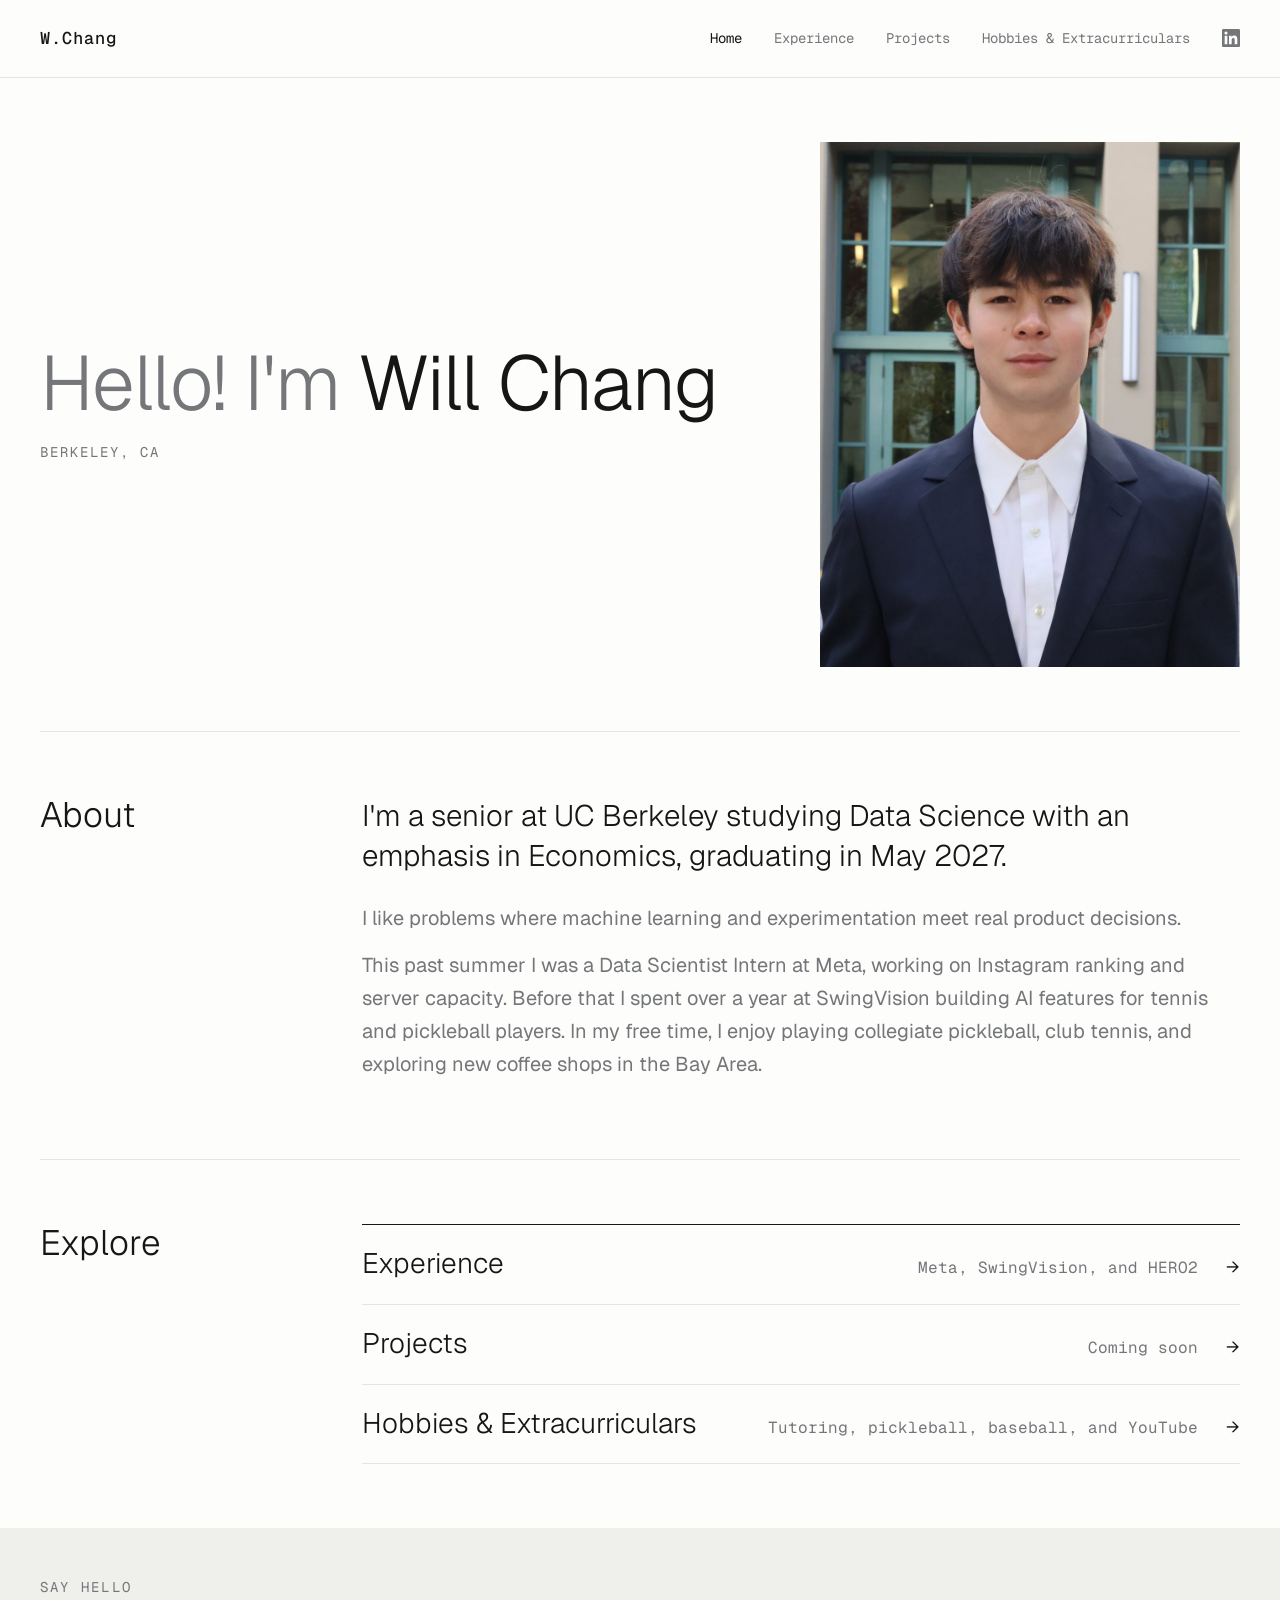
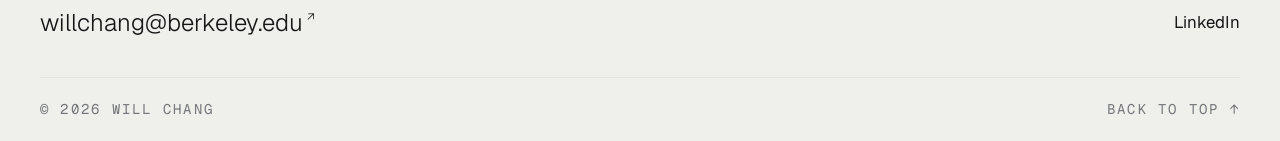
<file: index.html>
<!doctype html>
<html lang="en">
<head>
  <meta charset="utf-8">
  <meta name="viewport" content="width=device-width, initial-scale=1">
  <title>William Chang</title>
  <meta name="description" content="William Chang — Data Science at UC Berkeley.">
  <link rel="preconnect" href="https://fonts.googleapis.com">
  <link rel="preconnect" href="https://fonts.gstatic.com" crossorigin>
  <link href="https://fonts.googleapis.com/css2?family=Geist:wght@300;400;500&family=Geist+Mono:wght@400;500&family=Gaegu:wght@400;700&display=swap" rel="stylesheet">
  <link rel="stylesheet" href="assets/style.css">
</head>
<body>
  <header>
    <nav>
      <a class="brand" href="index.html">W.Chang</a>
      <ul class="links">
        <li><a href="index.html" aria-current="page">Home</a></li>
        <li><a href="experience.html">Experience</a></li>
        <li><a href="projects.html">Projects</a></li>
        <li><a href="hobbies.html">Hobbies & Extracurriculars</a></li>
        <li><a href="https://www.linkedin.com/in/william-chang-2434bb2b8/" aria-label="LinkedIn"><svg viewBox="0 0 24 24" aria-hidden="true"><path d="M20.45 20.45h-3.56v-5.57c0-1.33-.02-3.04-1.85-3.04-1.85 0-2.13 1.45-2.13 2.94v5.67H9.35V9h3.41v1.56h.05c.48-.9 1.64-1.85 3.37-1.85 3.6 0 4.27 2.37 4.27 5.46v6.28zM5.34 7.43a2.06 2.06 0 1 1 0-4.13 2.06 2.06 0 0 1 0 4.13zM7.12 20.45H3.56V9h3.56v11.45zM22.22 0H1.77C.79 0 0 .77 0 1.73v20.54C0 23.23.79 24 1.77 24h20.45c.98 0 1.78-.77 1.78-1.73V1.73C24 .77 23.2 0 22.22 0z"/></svg></a></li>
      </ul>
    </nav>
  </header>
  <main class="home-main">
    <section class="hero">
      <div class="hero-text">
        <h1 class="name"><span class="hello">Hello! I'm</span> Will Chang</h1>
        <p class="eyebrow">Berkeley, CA</p>
      </div>
      <div class="photo"><img src="assets/headshot.jpg" alt="William Chang" width="1000" height="1250"></div>
    </section>

    <section class="band" id="about">
      <h2 class="band-label">About</h2>
      <div class="band-body">
        <p class="lead">I'm a senior at UC Berkeley studying Data Science with an emphasis in Economics, graduating in May 2027.</p>
        <p>I like problems where machine learning and experimentation meet real product decisions.</p>
        <p>This past summer I was a Data Scientist Intern at Meta, working on Instagram ranking and server capacity. Before that I spent over a year at SwingVision building AI features for tennis and pickleball players. In my free time, I enjoy playing collegiate pickleball, club tennis, and exploring new coffee shops in the Bay Area.</p>
      </div>
    </section>

    <section class="band" id="explore">
      <h2 class="band-label">Explore</h2>
      <ul class="explore">
        <li><a href="experience.html"><span class="ex-name">Experience</span><span class="ex-desc">Meta, SwingVision, and HERO2</span><span class="ex-arrow" aria-hidden="true">→</span></a></li>
        <li><a href="projects.html"><span class="ex-name">Projects</span><span class="ex-desc">Coming soon</span><span class="ex-arrow" aria-hidden="true">→</span></a></li>
        <li><a href="hobbies.html"><span class="ex-name">Hobbies &amp; Extracurriculars</span><span class="ex-desc">Tutoring, pickleball, baseball, and YouTube</span><span class="ex-arrow" aria-hidden="true">→</span></a></li>
      </ul>
    </section>
  </main>

  <footer>
    <div class="foot-top">
      <a class="say-hello" href="mailto:willchang@berkeley.edu">
        <span class="sh-label">Say hello</span>
        <span class="sh-email">willchang@berkeley.edu<span class="sh-arrow" aria-hidden="true">↗</span></span>
      </a>
      <a class="foot-li" href="https://www.linkedin.com/in/william-chang-2434bb2b8/">LinkedIn</a>
    </div>
    <div class="foot-line">
      <span>© 2026 Will Chang</span>
      <a href="#" onclick="window.scrollTo({top:0,behavior:'smooth'});return false;">Back to top ↑</a>
    </div>
  </footer>
</body>
</html>
</file>
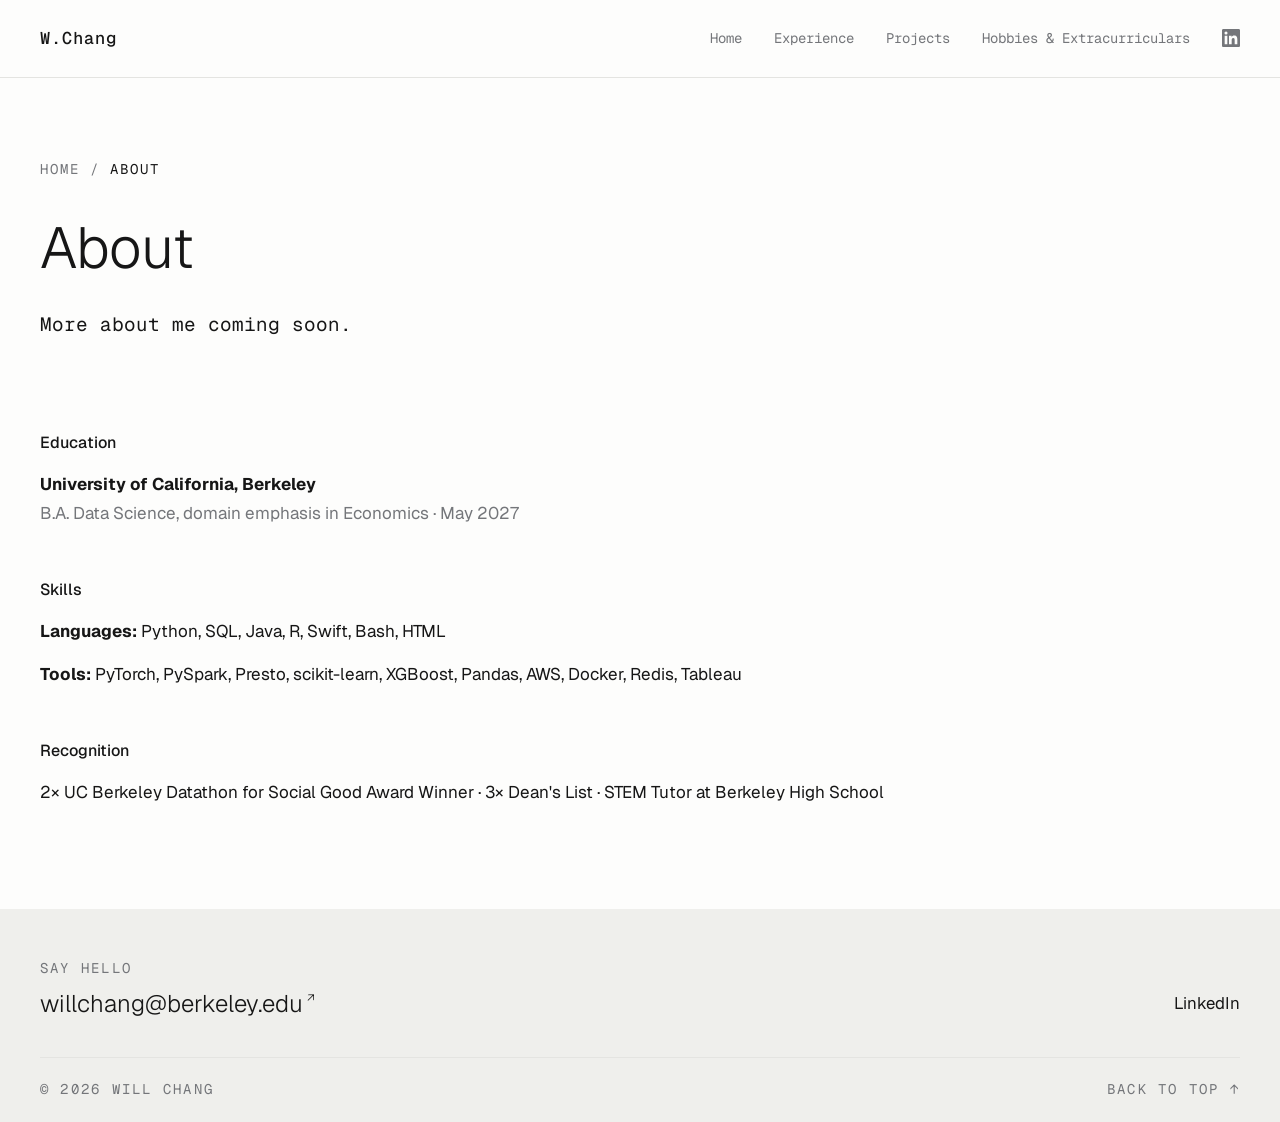
<file: about.html>
<!doctype html>
<html lang="en">
<head>
  <meta charset="utf-8">
  <meta name="viewport" content="width=device-width, initial-scale=1">
  <title>About — William Chang</title>
  <meta name="description" content="William Chang — Data Science at UC Berkeley.">
  <link rel="preconnect" href="https://fonts.googleapis.com">
  <link rel="preconnect" href="https://fonts.gstatic.com" crossorigin>
  <link href="https://fonts.googleapis.com/css2?family=Geist:wght@300;400;500&family=Geist+Mono:wght@400;500&family=Gaegu:wght@400;700&display=swap" rel="stylesheet">
  <link rel="stylesheet" href="assets/style.css">
</head>
<body>
  <header>
    <nav>
      <a class="brand" href="index.html">W.Chang</a>
      <ul class="links">
        <li><a href="index.html">Home</a></li>
        <li><a href="experience.html">Experience</a></li>
        <li><a href="projects.html">Projects</a></li>
        <li><a href="hobbies.html">Hobbies & Extracurriculars</a></li>
        <li><a href="https://www.linkedin.com/in/william-chang-2434bb2b8/" aria-label="LinkedIn"><svg viewBox="0 0 24 24" aria-hidden="true"><path d="M20.45 20.45h-3.56v-5.57c0-1.33-.02-3.04-1.85-3.04-1.85 0-2.13 1.45-2.13 2.94v5.67H9.35V9h3.41v1.56h.05c.48-.9 1.64-1.85 3.37-1.85 3.6 0 4.27 2.37 4.27 5.46v6.28zM5.34 7.43a2.06 2.06 0 1 1 0-4.13 2.06 2.06 0 0 1 0 4.13zM7.12 20.45H3.56V9h3.56v11.45zM22.22 0H1.77C.79 0 0 .77 0 1.73v20.54C0 23.23.79 24 1.77 24h20.45c.98 0 1.78-.77 1.78-1.73V1.73C24 .77 23.2 0 22.22 0z"/></svg></a></li>
      </ul>
    </nav>
  </header>
  <main class="wrap">
    <div class="page-head">
      <nav class="crumbs" aria-label="Breadcrumb"><a href="index.html">Home</a><span aria-hidden="true">/</span><span aria-current="page">About</span></nav>
      <h1>About</h1>
      <p class="tagline">More about me coming soon.</p>
    </div>
    <h2>Education</h2>
    <p><strong>University of California, Berkeley</strong><br>
    <span class="muted">B.A. Data Science, domain emphasis in Economics · May 2027</span></p>
    <h2>Skills</h2>
    <p><strong>Languages:</strong> Python, SQL, Java, R, Swift, Bash, HTML</p>
    <p><strong>Tools:</strong> PyTorch, PySpark, Presto, scikit-learn, XGBoost, Pandas, AWS, Docker, Redis, Tableau</p>
    <h2>Recognition</h2>
    <p>2× UC Berkeley Datathon for Social Good Award Winner · 3× Dean's List · STEM Tutor at Berkeley High School</p>
  </main>
  <footer>
    <div class="foot-top">
      <a class="say-hello" href="mailto:willchang@berkeley.edu">
        <span class="sh-label">Say hello</span>
        <span class="sh-email">willchang@berkeley.edu<span class="sh-arrow" aria-hidden="true">↗</span></span>
      </a>
      <a class="foot-li" href="https://www.linkedin.com/in/william-chang-2434bb2b8/">LinkedIn</a>
    </div>
    <div class="foot-line">
      <span>© 2026 Will Chang</span>
      <a href="#" onclick="window.scrollTo({top:0,behavior:'smooth'});return false;">Back to top ↑</a>
    </div>
  </footer>
</body>
</html>
</file>
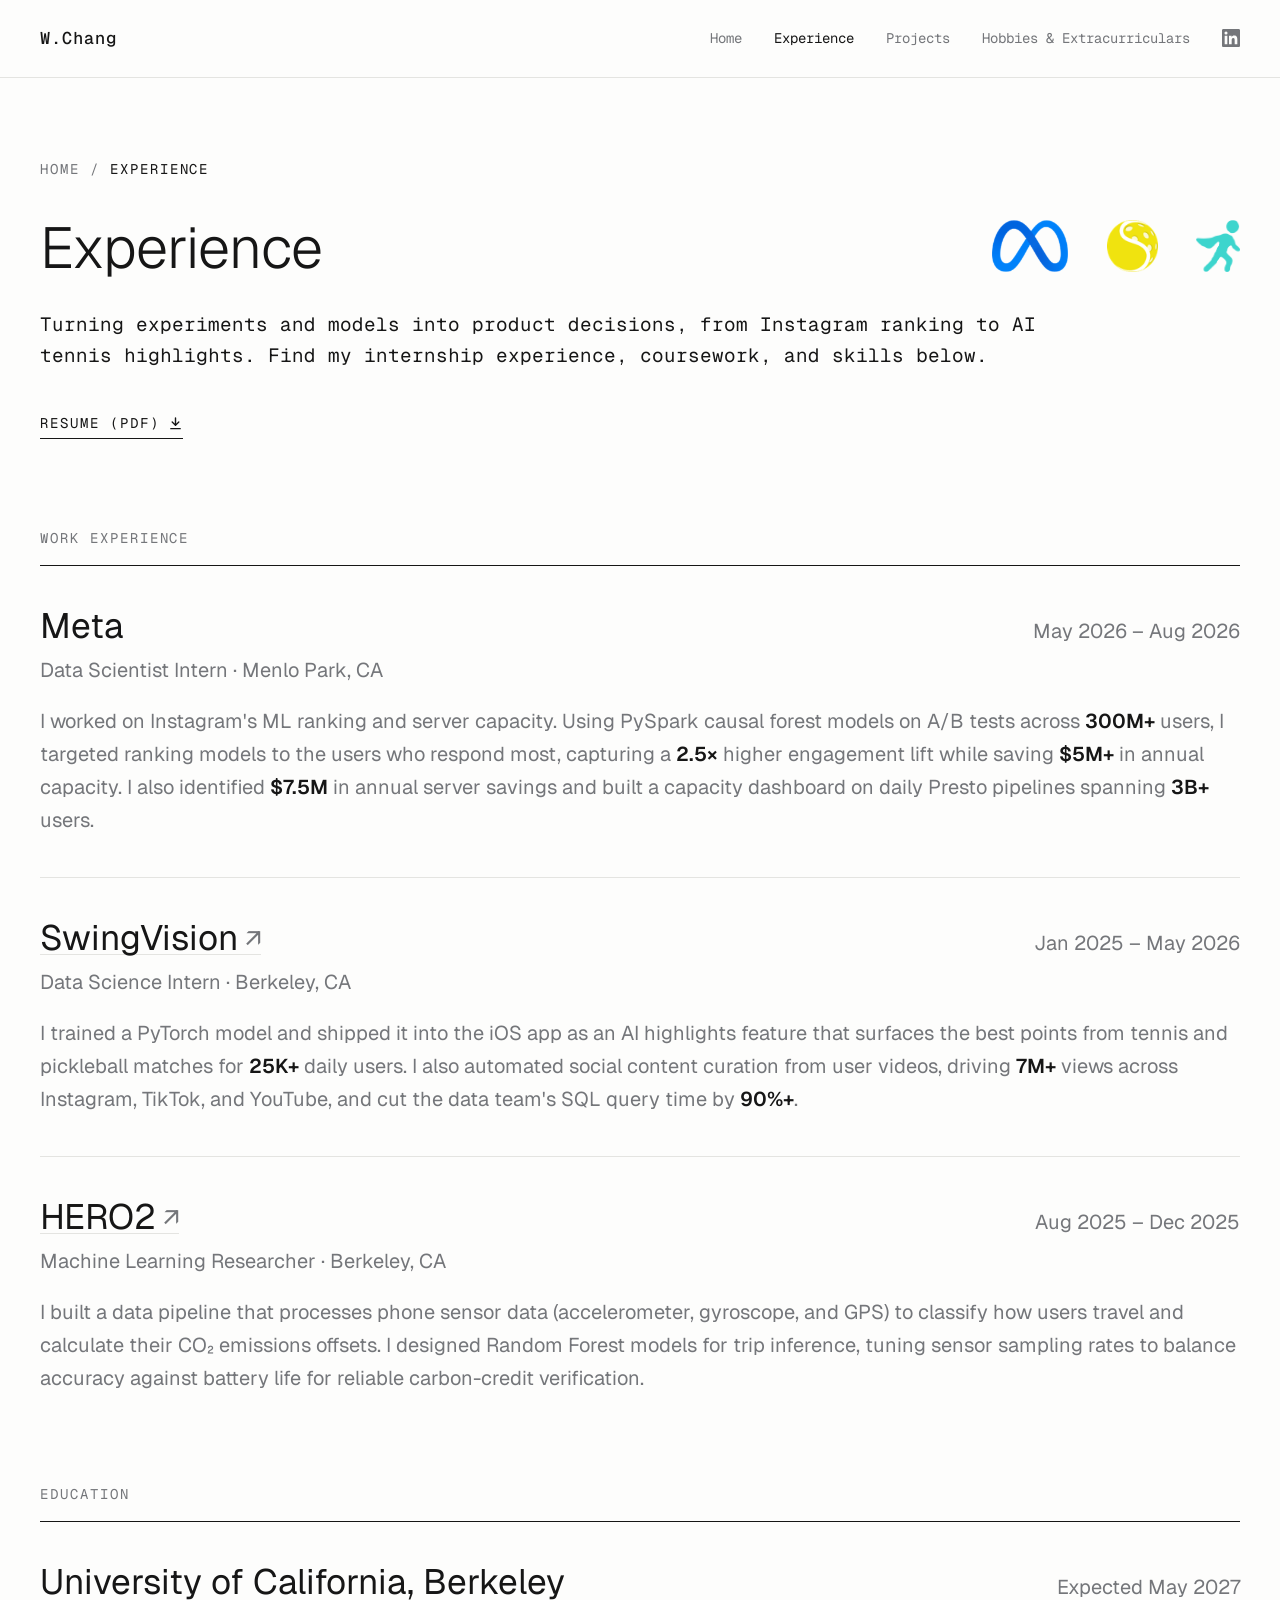
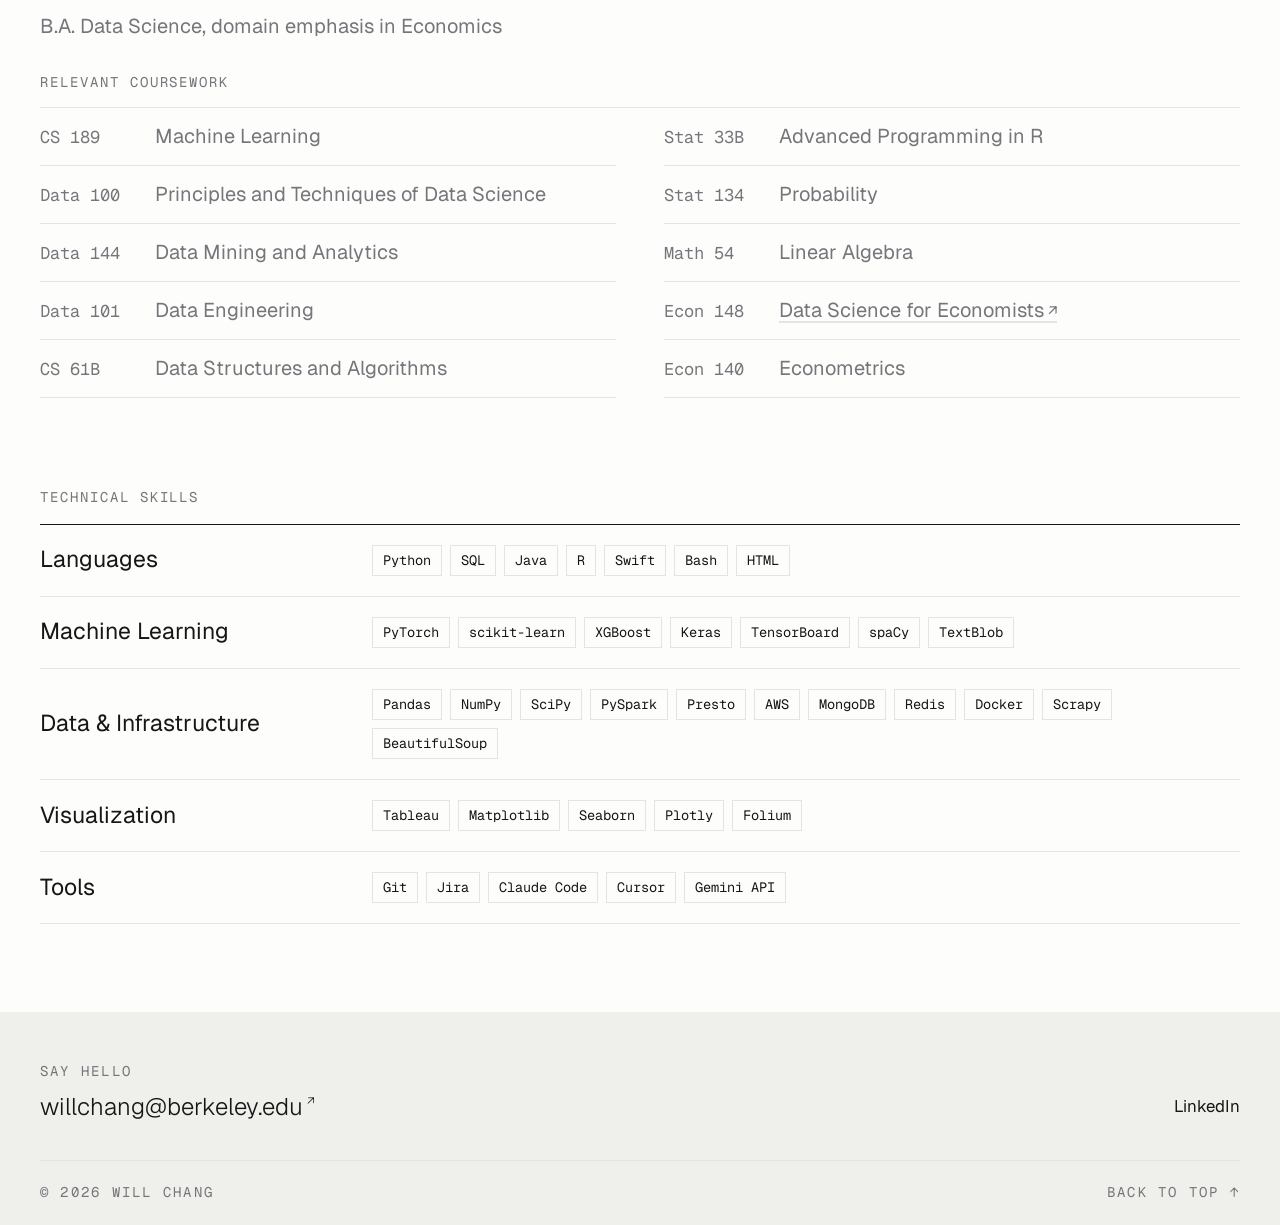
<file: experience.html>
<!doctype html>
<html lang="en">
<head>
  <meta charset="utf-8">
  <meta name="viewport" content="width=device-width, initial-scale=1">
  <title>Experience — William Chang</title>
  <meta name="description" content="William Chang — Data Science at UC Berkeley.">
  <link rel="preconnect" href="https://fonts.googleapis.com">
  <link rel="preconnect" href="https://fonts.gstatic.com" crossorigin>
  <link href="https://fonts.googleapis.com/css2?family=Geist:wght@300;400;500&family=Geist+Mono:wght@400;500&family=Gaegu:wght@400;700&display=swap" rel="stylesheet">
  <link rel="stylesheet" href="assets/style.css">
</head>
<body>
  <header>
    <nav>
      <a class="brand" href="index.html">W.Chang</a>
      <ul class="links">
        <li><a href="index.html">Home</a></li>
        <li><a href="experience.html" aria-current="page">Experience</a></li>
        <li><a href="projects.html">Projects</a></li>
        <li><a href="hobbies.html">Hobbies & Extracurriculars</a></li>
        <li><a href="https://www.linkedin.com/in/william-chang-2434bb2b8/" aria-label="LinkedIn"><svg viewBox="0 0 24 24" aria-hidden="true"><path d="M20.45 20.45h-3.56v-5.57c0-1.33-.02-3.04-1.85-3.04-1.85 0-2.13 1.45-2.13 2.94v5.67H9.35V9h3.41v1.56h.05c.48-.9 1.64-1.85 3.37-1.85 3.6 0 4.27 2.37 4.27 5.46v6.28zM5.34 7.43a2.06 2.06 0 1 1 0-4.13 2.06 2.06 0 0 1 0 4.13zM7.12 20.45H3.56V9h3.56v11.45zM22.22 0H1.77C.79 0 0 .77 0 1.73v20.54C0 23.23.79 24 1.77 24h20.45c.98 0 1.78-.77 1.78-1.73V1.73C24 .77 23.2 0 22.22 0z"/></svg></a></li>
      </ul>
    </nav>
  </header>
  <main class="wrap">
    <div class="page-head">
      <nav class="crumbs" aria-label="Breadcrumb"><a href="index.html">Home</a><span aria-hidden="true">/</span><span aria-current="page">Experience</span></nav>
      <div class="title-row">
        <h1>Experience</h1>
        <div class="marks">
          <img src="assets/logo-meta.png" alt="Meta" title="Meta" width="256" height="172">
          <img src="assets/logo-swingvision.png" alt="SwingVision" title="SwingVision" width="128" height="128">
          <img src="assets/logo-hero2.png" alt="HERO2" title="HERO2" width="191" height="224">
        </div>
      </div>
      <p class="tagline tagline-wide">Turning experiments and models into product decisions, from Instagram ranking to AI tennis highlights. Find my internship experience, coursework, and skills below.</p>
      <a class="dl" href="assets/William_Chang_Resume.pdf" download>Resume (PDF)<svg viewBox="0 0 16 16" aria-hidden="true"><path d="M8 2v8M4.5 6.5 8 10l3.5-3.5M3 13.5h10" fill="none" stroke="currentColor" stroke-width="1.5" stroke-linecap="round" stroke-linejoin="round"/></svg></a>
    </div>
    <section class="xsec" id="work">
      <h2 class="xlabel">Work Experience</h2>
      <div class="roles">
    <section class="role" id="role-meta">
      <div class="role-head">
        <h3>Meta</h3>
        <p class="when">May 2026 – Aug 2026</p>
      </div>
      <p class="title">Data Scientist Intern · Menlo Park, CA</p>
      <p class="role-desc">I worked on Instagram's ML ranking and server capacity. Using PySpark causal forest models on A/B tests across <strong>300M+</strong> users, I targeted ranking models to the users who respond most, capturing a <strong>2.5×</strong> higher engagement lift while saving <strong>$5M+</strong> in annual capacity. I also identified <strong>$7.5M</strong> in annual server savings and built a capacity dashboard on daily Presto pipelines spanning <strong>3B+</strong> users.</p>
    </section>
    <section class="role" id="role-swingvision">
      <div class="role-head">
        <h3><a class="ext" href="https://swing.vision/">SwingVision</a></h3>
        <p class="when">Jan 2025 – May 2026</p>
      </div>
      <p class="title">Data Science Intern · Berkeley, CA</p>
      <p class="role-desc">I trained a PyTorch model and shipped it into the iOS app as an AI highlights feature that surfaces the best points from tennis and pickleball matches for <strong>25K+</strong> daily users. I also automated social content curation from user videos, driving <strong>7M+</strong> views across Instagram, TikTok, and YouTube, and cut the data team's SQL query time by <strong>90%+</strong>.</p>
    </section>
    <section class="role" id="role-hero2">
      <div class="role-head">
        <h3><a class="ext" href="https://hero2.org/">HERO2</a></h3>
        <p class="when">Aug 2025 – Dec 2025</p>
      </div>
      <p class="title">Machine Learning Researcher · Berkeley, CA</p>
      <p class="role-desc">I built a data pipeline that processes phone sensor data (accelerometer, gyroscope, and GPS) to classify how users travel and calculate their CO₂ emissions offsets. I designed Random Forest models for trip inference, tuning sensor sampling rates to balance accuracy against battery life for reliable carbon-credit verification.</p>
    </section>
      </div>
    </section>
    <section class="xsec" id="education">
      <h2 class="xlabel">Education</h2>
      <div class="role">
        <div class="role-head">
          <h3>University of California, Berkeley</h3>
          <p class="when">Expected May 2027</p>
        </div>
        <p class="title">B.A. Data Science, domain emphasis in Economics</p>
        <h4 class="sublabel">Relevant coursework</h4>
        <ul class="courses">
          <li><span class="code">CS 189</span><span class="cname">Machine Learning</span></li>
          <li><span class="code">Data 100</span><span class="cname">Principles and Techniques of Data Science</span></li>
          <li><span class="code">Data 144</span><span class="cname">Data Mining and Analytics</span></li>
          <li><span class="code">Data 101</span><span class="cname">Data Engineering</span></li>
          <li><span class="code">CS 61B</span><span class="cname">Data Structures and Algorithms</span></li>
          <li><span class="code">Stat 33B</span><span class="cname">Advanced Programming in R</span></li>
          <li><span class="code">Stat 134</span><span class="cname">Probability</span></li>
          <li><span class="code">Math 54</span><span class="cname">Linear Algebra</span></li>
          <li><span class="code">Econ 148</span><span class="cname"><a class="ext" href="https://www.econ148.org/sp25/">Data Science for Economists</a></span></li>
          <li><span class="code">Econ 140</span><span class="cname">Econometrics</span></li>
        </ul>
      </div>
    </section>
    <section class="xsec" id="skills">
      <h2 class="xlabel">Technical Skills</h2>
      <dl class="skills">
        <div class="skill-row"><dt>Languages</dt><dd><ul class="chips"><li>Python</li><li>SQL</li><li>Java</li><li>R</li><li>Swift</li><li>Bash</li><li>HTML</li></ul></dd></div>
        <div class="skill-row"><dt>Machine Learning</dt><dd><ul class="chips"><li>PyTorch</li><li>scikit-learn</li><li>XGBoost</li><li>Keras</li><li>TensorBoard</li><li>spaCy</li><li>TextBlob</li></ul></dd></div>
        <div class="skill-row"><dt>Data & Infrastructure</dt><dd><ul class="chips"><li>Pandas</li><li>NumPy</li><li>SciPy</li><li>PySpark</li><li>Presto</li><li>AWS</li><li>MongoDB</li><li>Redis</li><li>Docker</li><li>Scrapy</li><li>BeautifulSoup</li></ul></dd></div>
        <div class="skill-row"><dt>Visualization</dt><dd><ul class="chips"><li>Tableau</li><li>Matplotlib</li><li>Seaborn</li><li>Plotly</li><li>Folium</li></ul></dd></div>
        <div class="skill-row"><dt>Tools</dt><dd><ul class="chips"><li>Git</li><li>Jira</li><li>Claude Code</li><li>Cursor</li><li>Gemini API</li></ul></dd></div>
      </dl>
    </section>
  </main>
  <footer>
    <div class="foot-top">
      <a class="say-hello" href="mailto:willchang@berkeley.edu">
        <span class="sh-label">Say hello</span>
        <span class="sh-email">willchang@berkeley.edu<span class="sh-arrow" aria-hidden="true">↗</span></span>
      </a>
      <a class="foot-li" href="https://www.linkedin.com/in/william-chang-2434bb2b8/">LinkedIn</a>
    </div>
    <div class="foot-line">
      <span>© 2026 Will Chang</span>
      <a href="#" onclick="window.scrollTo({top:0,behavior:'smooth'});return false;">Back to top ↑</a>
    </div>
  </footer>
</body>
</html>
</file>
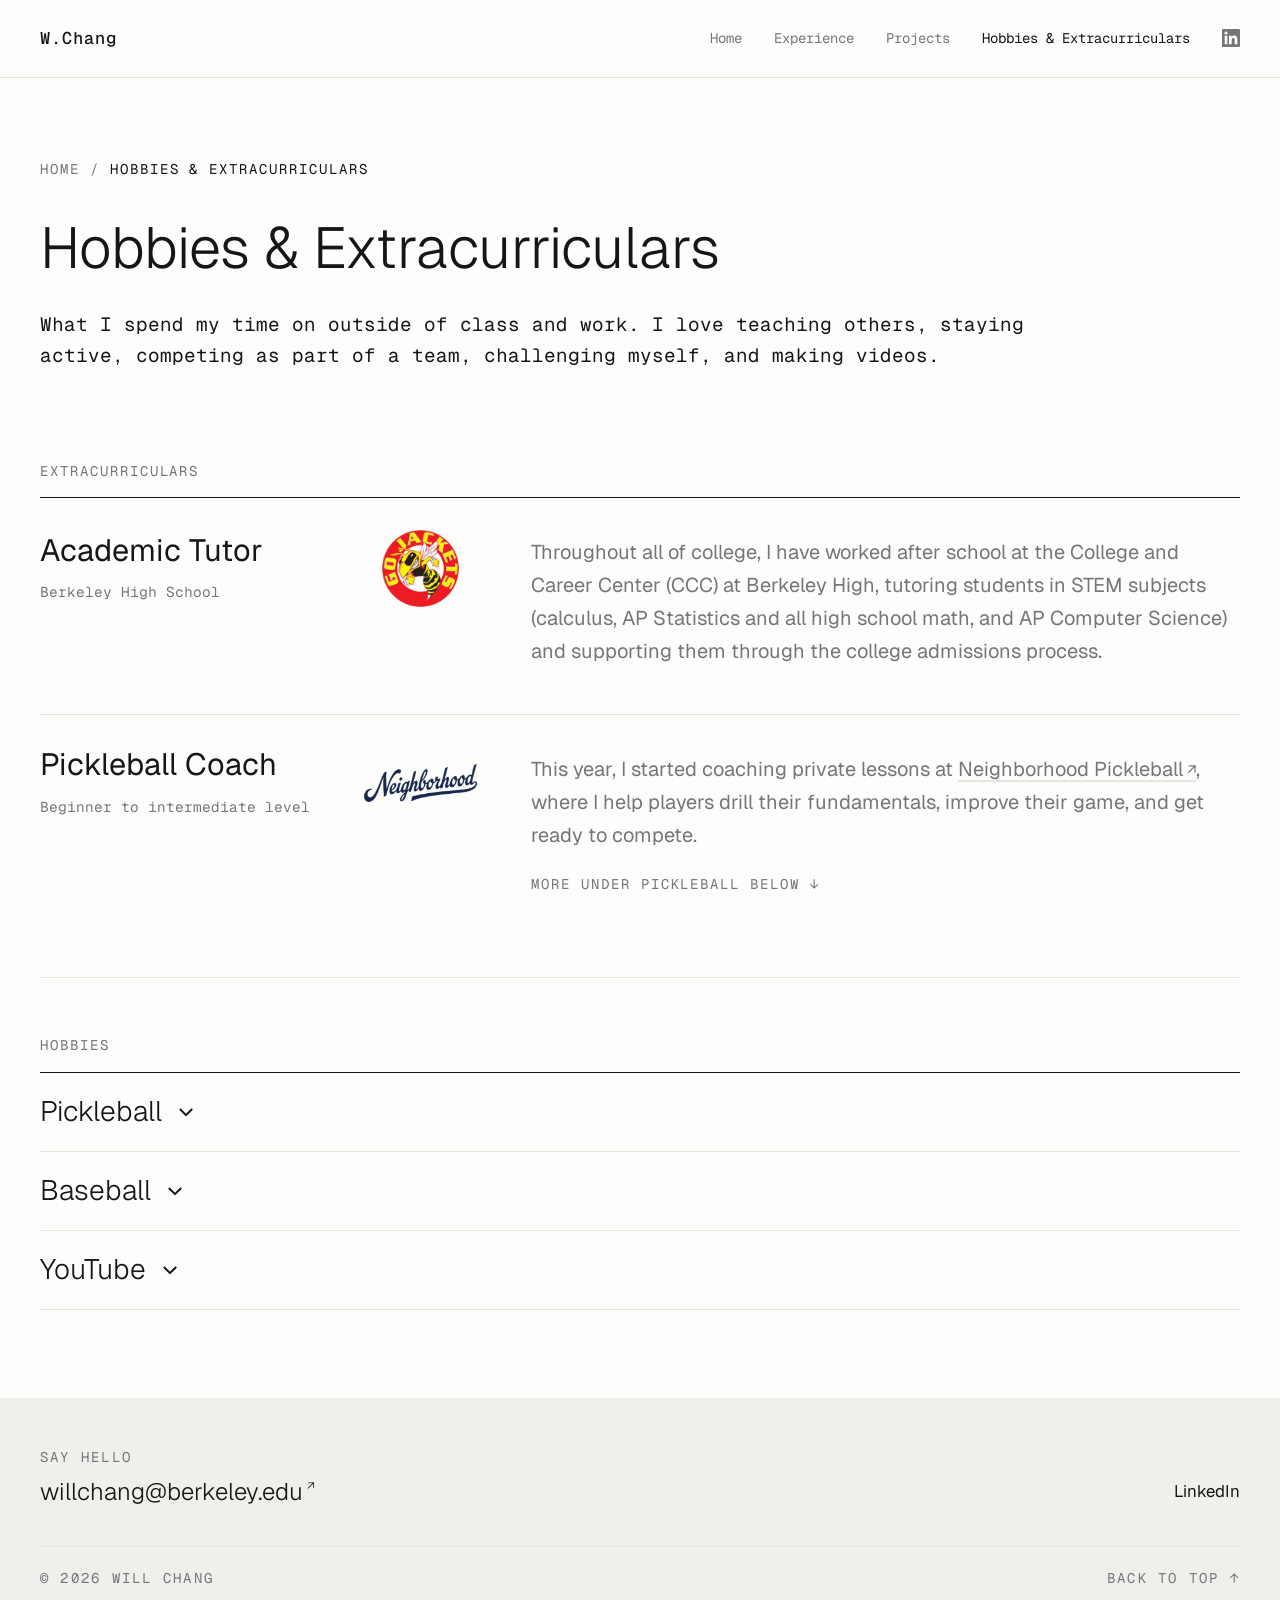
<file: hobbies.html>
<!doctype html>
<html lang="en">
<head>
  <meta charset="utf-8">
  <meta name="viewport" content="width=device-width, initial-scale=1">
  <title>Hobbies & Extracurriculars — William Chang</title>
  <meta name="description" content="William Chang — Data Science at UC Berkeley.">
  <link rel="preconnect" href="https://fonts.googleapis.com">
  <link rel="preconnect" href="https://fonts.gstatic.com" crossorigin>
  <link href="https://fonts.googleapis.com/css2?family=Geist:wght@300;400;500&family=Geist+Mono:wght@400;500&family=Gaegu:wght@400;700&display=swap" rel="stylesheet">
  <link rel="stylesheet" href="assets/style.css">
</head>
<body>
  <header>
    <nav>
      <a class="brand" href="index.html">W.Chang</a>
      <ul class="links">
        <li><a href="index.html">Home</a></li>
        <li><a href="experience.html">Experience</a></li>
        <li><a href="projects.html">Projects</a></li>
        <li><a href="hobbies.html" aria-current="page">Hobbies & Extracurriculars</a></li>
        <li><a href="https://www.linkedin.com/in/william-chang-2434bb2b8/" aria-label="LinkedIn"><svg viewBox="0 0 24 24" aria-hidden="true"><path d="M20.45 20.45h-3.56v-5.57c0-1.33-.02-3.04-1.85-3.04-1.85 0-2.13 1.45-2.13 2.94v5.67H9.35V9h3.41v1.56h.05c.48-.9 1.64-1.85 3.37-1.85 3.6 0 4.27 2.37 4.27 5.46v6.28zM5.34 7.43a2.06 2.06 0 1 1 0-4.13 2.06 2.06 0 0 1 0 4.13zM7.12 20.45H3.56V9h3.56v11.45zM22.22 0H1.77C.79 0 0 .77 0 1.73v20.54C0 23.23.79 24 1.77 24h20.45c.98 0 1.78-.77 1.78-1.73V1.73C24 .77 23.2 0 22.22 0z"/></svg></a></li>
      </ul>
    </nav>
  </header>
  <main class="wrap">
    <div class="page-head">
      <nav class="crumbs" aria-label="Breadcrumb"><a href="index.html">Home</a><span aria-hidden="true">/</span><span aria-current="page">Hobbies &amp; Extracurriculars</span></nav>
      <h1>Hobbies &amp; Extracurriculars</h1>
      <p class="tagline tagline-wide">What I spend my time on outside of class and work. I love teaching others, staying active, competing as part of a team, challenging myself, and making videos.</p>
    </div>
    <section class="xsec" id="extracurriculars">
      <h2 class="xlabel">Extracurriculars</h2>
      <div class="feature">
        <div class="feature-head has-logo">
          <div class="feature-titles">
            <h3 class="tile-title">Academic Tutor</h3>
            <p class="tile-meta">Berkeley High School</p>
          </div>
          <img class="org-logo" src="assets/logo-bhs.png" alt="Berkeley High School Yellowjackets logo" width="200" height="200">
        </div>
        <div class="feature-text">
          <p>Throughout all of college, I have worked after school at the College and Career Center (CCC) at Berkeley High, tutoring students in STEM subjects (calculus, AP Statistics and all high school math, and AP Computer Science) and supporting them through the college admissions process.</p>
        </div>
      </div>
      <div class="feature">
        <div class="feature-head has-logo">
          <div class="feature-titles">
            <h3 class="tile-title">Pickleball Coach</h3>
            <p class="tile-meta">Beginner to intermediate level</p>
          </div>
          <img class="org-logo org-logo-wide" src="assets/logo-neighborhood.png" alt="Neighborhood Pickleball logo" width="741" height="258">
        </div>
        <div class="feature-text">
          <p>This year, I started coaching private lessons at <a class="ext" href="https://neighborhoodpickleball.com/">Neighborhood Pickleball</a>, where I help players drill their fundamentals, improve their game, and get ready to compete.</p>
          <p><a class="more-link" href="#hobby-pickleball" onclick="document.getElementById(&quot;hobby-pickleball&quot;).open=true">More under Pickleball below <span aria-hidden="true">↓</span></a></p>
        </div>
      </div>
    </section>
    <section class="xsec" id="hobby-list">
      <div class="xlabel-row"><h2 class="xlabel">Hobbies</h2><button type="button" class="collapse-all" hidden>Collapse all <svg viewBox="0 0 16 16" aria-hidden="true"><path d="M3.5 10l4.5-4.5L12.5 10"/></svg></button></div>
      <div class="hobbies">
        <details class="hobby" id="hobby-pickleball">
          <summary><span class="ex-name">Pickleball</span><svg class="hobby-caret" viewBox="0 0 16 16" aria-hidden="true"><path d="M3.5 6l4.5 4.5L12.5 6"/></svg></summary>
          <div class="hobby-body">
            <div class="hobby-media gallery" data-gallery><div class="g-track"><figure class="g-slide"><img src="assets/pickleball.jpg" alt="Playing a collegiate pickleball match for Cal"></figure><figure class="g-slide"><img src="assets/pb-2.jpg" alt="Holding Cal IM Sports champion shirts after an intramural pickleball title"></figure><figure class="g-slide"><img src="assets/pb-3.jpg" alt="Cal teammates at a College Pickleball Tour event"></figure><figure class="g-slide"><img src="assets/pb-4.jpg" alt="Gold medals at a Paragon Pickleball tournament"></figure><figure class="g-slide"><img src="assets/pb-5.jpg" alt="Cal team holding the collegiate tour bid winner banner for nationals"></figure></div><button type="button" class="g-btn g-prev" aria-label="Previous photo" hidden><svg viewBox="0 0 16 16" aria-hidden="true"><path d="M6 3.5l4.5 4.5L6 12.5"/></svg></button><button type="button" class="g-btn g-next" aria-label="Next photo"><svg viewBox="0 0 16 16" aria-hidden="true"><path d="M6 3.5l4.5 4.5L6 12.5"/></svg></button></div>
            <div class="hobby-text">
            <p>I&rsquo;ve played tennis my whole life, but over the past year and a half I&rsquo;ve gotten serious about pickleball.</p>
            <p>Today, I serve on the executive team of Pickleball at Berkeley, UC Berkeley&rsquo;s collegiate team. We compete on the intercollegiate tour and made it to Nationals in 2026, and I&rsquo;ve also won two intramural championships at Berkeley.</p>
            <p>In my free time, I love competing, traveling around the Bay Area to play, meeting new people on the court, and teaching lessons.</p>
            </div>
          </div>
        </details>
        <details class="hobby" id="hobby-baseball">
          <summary><span class="ex-name">Baseball</span><svg class="hobby-caret" viewBox="0 0 16 16" aria-hidden="true"><path d="M3.5 6l4.5 4.5L12.5 6"/></svg></summary>
          <div class="hobby-body">
            <div class="hobby-media"><img src="assets/baseball.jpg" alt="Baseball" style="object-position:50% 35%"></div>
            <div class="hobby-text">
            <p class="muted">Write-up coming soon.</p>
            </div>
          </div>
        </details>
        <details class="hobby hobby-video" id="hobby-youtube">
          <summary><span class="ex-name">YouTube</span><svg class="hobby-caret" viewBox="0 0 16 16" aria-hidden="true"><path d="M3.5 6l4.5 4.5L12.5 6"/></svg></summary>
          <div class="hobby-body">
            <figure class="video-fig"><a class="hobby-media video" href="https://www.youtube.com/watch?v=ppBID30jeyk" aria-label="Watch: I played 5 racket sports in one day (YouTube)"><img src="assets/youtube-thumb.jpg" alt="YouTube" style="object-position:50% 40%"></a><figcaption class="doodle"><svg class="doodle-arrow" viewBox="0 0 60 70" aria-hidden="true"><path d="M14 64 C 2 52, 4 28, 26 10"/><path d="M14 12 L 27 9 L 26 22"/></svg><span>I played 5 racket sports in one day!</span></figcaption></figure>
            <div class="hobby-text">
            <p>In my spare time, I like capturing fun experiences whenever I get an adventurous or challenging idea.</p>
            <div class="yt-row"><ul class="video-list"><li><a class="ext" href="https://www.youtube.com/watch?v=ZK2OGPT644Y">I Ran a Marathon with Zero Training</a></li><li><a class="ext" href="https://www.youtube.com/watch?v=ppBID30jeyk">We Played Every Racket Sport in One Day</a></li><li><a class="ext" href="https://www.youtube.com/watch?v=t9JI6R1HQDk">Ping Pong, but the Paddles Get Worse and Worse</a></li><li><a class="ext" href="https://www.youtube.com/watch?v=OHvSTU5rrL0">UC Berkeley Intramural Pickleball Championship Match (Spring 2025)</a></li></ul><a class="yt-btn" href="https://www.youtube.com/@willchang27"><svg viewBox="0 0 24 24" aria-hidden="true"><path d="M8 5.5v13l11-6.5z"/></svg>Visit my channel <span aria-hidden="true">↗</span></a></div>
            </div>
          </div>
        </details>
      </div>
    </section>
    <script>
    document.querySelectorAll('[data-gallery]').forEach(function(g){
      var t=g.querySelector('.g-track'),n=t.children.length,prev=g.querySelector('.g-prev'),next=g.querySelector('.g-next');
      function idx(){return Math.round(t.scrollLeft/Math.max(1,t.clientWidth));}
      function go(i){t.scrollTo({left:((i+n)%n)*t.clientWidth,behavior:'smooth'});}
      next.addEventListener('click',function(){go(idx()+1);});
      prev.addEventListener('click',function(){go(idx()-1);});
      t.addEventListener('scroll',function(){window.requestAnimationFrame(function(){prev.hidden=idx()===0;});},{passive:true});
    });
    (function(){
      var heads=[].slice.call(document.querySelectorAll('.feature-head.has-logo'));if(heads.length<2)return;
      function w(el){var r=document.createRange();r.selectNodeContents(el);return r.getBoundingClientRect().width;}
      function sync(){
        heads.forEach(function(h){h.style.removeProperty('--ec-title-w');});
        if(window.innerWidth<=760)return;
        var m=0;heads.forEach(function(h){[].forEach.call(h.querySelector('.feature-titles').children,function(c){m=Math.max(m,w(c));});});
        if(m<1)return;
        heads.forEach(function(h){h.style.setProperty('--ec-title-w',Math.ceil(m)+'px');});
      }
      sync();if(document.fonts&&document.fonts.ready)document.fonts.ready.then(sync);window.addEventListener('resize',sync);window.addEventListener('load',sync);requestAnimationFrame(sync);
      window.addEventListener('hashchange',function(){setTimeout(sync,0);});
    })();
    (function(){
      var btn=document.querySelector('.collapse-all');if(!btn)return;
      var ds=[].slice.call(document.querySelectorAll('.hobby'));
      function upd(){btn.hidden=!ds.some(function(d){return d.open;});}
      ds.forEach(function(d){d.addEventListener('toggle',upd);});
      btn.addEventListener('click',function(){ds.forEach(function(d){d.open=false;});upd();});
      upd();
    })();
    </script>
  </main>
  <footer>
    <div class="foot-top">
      <a class="say-hello" href="mailto:willchang@berkeley.edu">
        <span class="sh-label">Say hello</span>
        <span class="sh-email">willchang@berkeley.edu<span class="sh-arrow" aria-hidden="true">↗</span></span>
      </a>
      <a class="foot-li" href="https://www.linkedin.com/in/william-chang-2434bb2b8/">LinkedIn</a>
    </div>
    <div class="foot-line">
      <span>© 2026 Will Chang</span>
      <a href="#" onclick="window.scrollTo({top:0,behavior:'smooth'});return false;">Back to top ↑</a>
    </div>
  </footer>
</body>
</html>
</file>
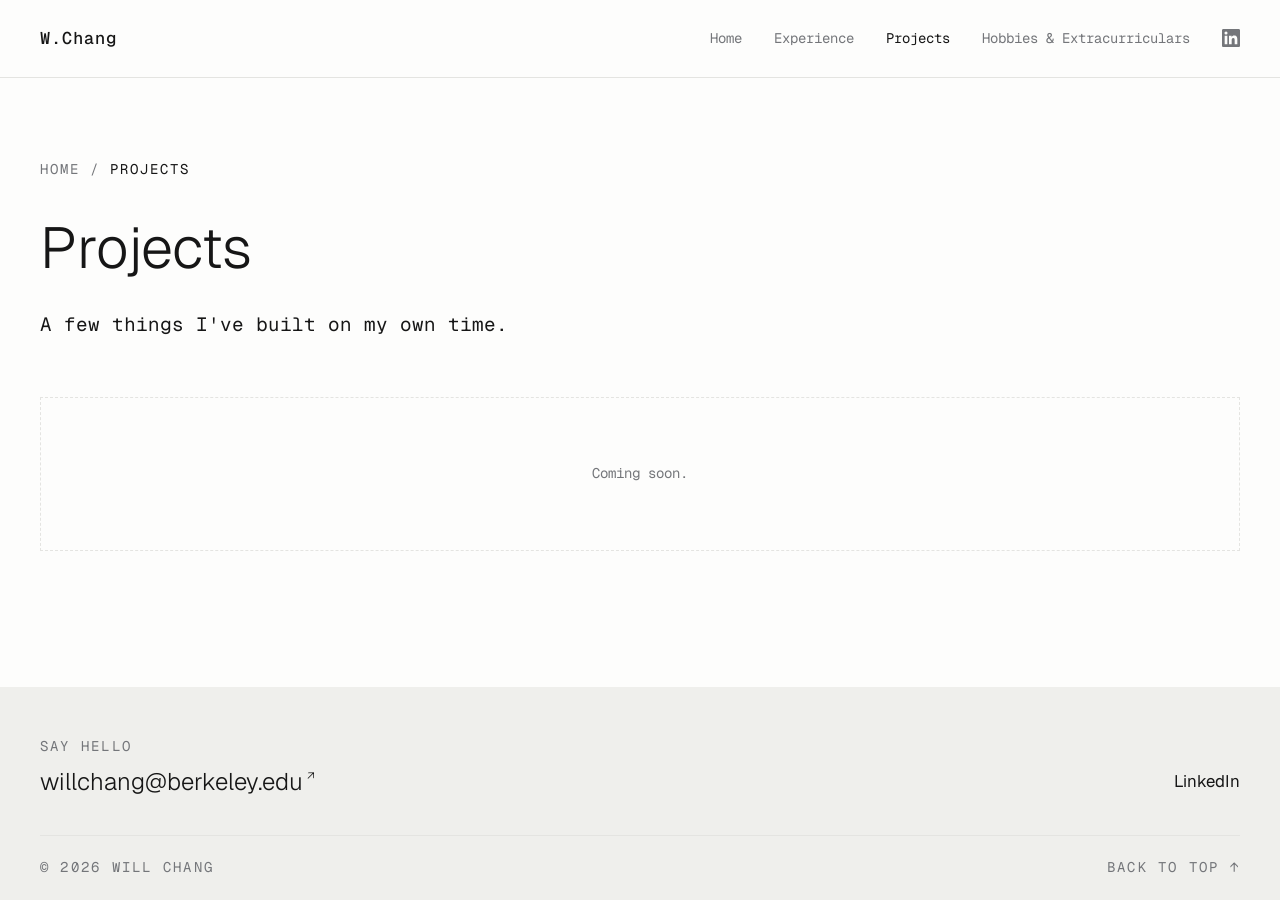
<file: projects.html>
<!doctype html>
<html lang="en">
<head>
  <meta charset="utf-8">
  <meta name="viewport" content="width=device-width, initial-scale=1">
  <title>Projects — William Chang</title>
  <meta name="description" content="William Chang — Data Science at UC Berkeley.">
  <link rel="preconnect" href="https://fonts.googleapis.com">
  <link rel="preconnect" href="https://fonts.gstatic.com" crossorigin>
  <link href="https://fonts.googleapis.com/css2?family=Geist:wght@300;400;500&family=Geist+Mono:wght@400;500&family=Gaegu:wght@400;700&display=swap" rel="stylesheet">
  <link rel="stylesheet" href="assets/style.css">
</head>
<body>
  <header>
    <nav>
      <a class="brand" href="index.html">W.Chang</a>
      <ul class="links">
        <li><a href="index.html">Home</a></li>
        <li><a href="experience.html">Experience</a></li>
        <li><a href="projects.html" aria-current="page">Projects</a></li>
        <li><a href="hobbies.html">Hobbies & Extracurriculars</a></li>
        <li><a href="https://www.linkedin.com/in/william-chang-2434bb2b8/" aria-label="LinkedIn"><svg viewBox="0 0 24 24" aria-hidden="true"><path d="M20.45 20.45h-3.56v-5.57c0-1.33-.02-3.04-1.85-3.04-1.85 0-2.13 1.45-2.13 2.94v5.67H9.35V9h3.41v1.56h.05c.48-.9 1.64-1.85 3.37-1.85 3.6 0 4.27 2.37 4.27 5.46v6.28zM5.34 7.43a2.06 2.06 0 1 1 0-4.13 2.06 2.06 0 0 1 0 4.13zM7.12 20.45H3.56V9h3.56v11.45zM22.22 0H1.77C.79 0 0 .77 0 1.73v20.54C0 23.23.79 24 1.77 24h20.45c.98 0 1.78-.77 1.78-1.73V1.73C24 .77 23.2 0 22.22 0z"/></svg></a></li>
      </ul>
    </nav>
  </header>
  <main class="wrap">
    <div class="page-head">
      <nav class="crumbs" aria-label="Breadcrumb"><a href="index.html">Home</a><span aria-hidden="true">/</span><span aria-current="page">Projects</span></nav>
      <h1>Projects</h1>
      <p class="tagline">A few things I've built on my own time.</p>
    </div>
    <div class="placeholder">Coming soon.</div>
  </main>
  <footer>
    <div class="foot-top">
      <a class="say-hello" href="mailto:willchang@berkeley.edu">
        <span class="sh-label">Say hello</span>
        <span class="sh-email">willchang@berkeley.edu<span class="sh-arrow" aria-hidden="true">↗</span></span>
      </a>
      <a class="foot-li" href="https://www.linkedin.com/in/william-chang-2434bb2b8/">LinkedIn</a>
    </div>
    <div class="foot-line">
      <span>© 2026 Will Chang</span>
      <a href="#" onclick="window.scrollTo({top:0,behavior:'smooth'});return false;">Back to top ↑</a>
    </div>
  </footer>
</body>
</html>
</file>
<file: assets/style.css>
/* Stacked home. Geist for headings and text, Geist Mono for small labels. */
:root {
  --bg: #fdfdfc;
  --text: #161616;
  --muted: #74767a;
  --line: #e4e4e1;
  --accent: #2f5bd3;
  --tile: #efefec;
  --display: "Geist", system-ui, -apple-system, "Segoe UI", sans-serif;
  --mono: "Geist Mono", ui-monospace, "SF Mono", Menlo, monospace;
  --sans: "Geist", system-ui, -apple-system, "Segoe UI", sans-serif;
}
@media (prefers-color-scheme: dark) {
  :root:not([data-theme="light"]) { --bg: #131313; --text: #ececea; --muted: #94969a; --line: #2a2a2a; --accent: #8aa8ff; --tile: #1e1e1e; color-scheme: dark; }
}
:root[data-theme="dark"] { --bg: #131313; --text: #ececea; --muted: #94969a; --line: #2a2a2a; --accent: #8aa8ff; --tile: #1e1e1e; color-scheme: dark; }

* { box-sizing: border-box; margin: 0; padding: 0; }
body {
  background: var(--bg); color: var(--text);
  font: 17px/1.7 var(--sans);
  -webkit-font-smoothing: antialiased;
  min-height: 100vh; display: flex; flex-direction: column;
}
a { color: inherit; text-decoration: underline; text-decoration-color: var(--line); text-underline-offset: 4px; }
a:hover { color: var(--accent); text-decoration-color: currentColor; }
a.ext::after { content: " ↗"; font-size: 0.75em; color: var(--muted); }
:focus-visible { outline: 2px solid var(--accent); outline-offset: 2px; }
.muted { color: var(--muted); }

/* Top bar */
header { border-bottom: 1px solid var(--line); flex-shrink: 0; }
header nav { display: flex; align-items: center; justify-content: space-between; gap: 8px 20px; flex-wrap: wrap;
  padding: 24px max(16px, env(safe-area-inset-right, 0px)) 24px max(16px, env(safe-area-inset-left, 0px)); }
.brand { text-decoration: none; color: var(--text); letter-spacing: 0.06em; font-weight: 500; }
.brand .dot { width: 26px; height: 26px; border-radius: 50%; background: var(--tile); display: grid; place-items: center; font-size: 10px; color: var(--text); }
.links { display: flex; align-items: center; gap: 4px 32px; list-style: none; flex-wrap: wrap; font-size: 0.87rem; }
.links a { text-decoration: none; color: var(--muted); }
.links a:hover, .links a[aria-current="page"] { color: var(--text); }
.links svg { width: 18px; height: 18px; display: block; fill: currentColor; }

/* Home: stacked hero, about band, explore list */
.home-main { flex: 1; width: 100%; max-width: 1400px; margin: 0 auto;
  padding-left: max(40px, env(safe-area-inset-left, 0px)); padding-right: max(40px, env(safe-area-inset-right, 0px)); }
.hero { display: grid; grid-template-columns: minmax(0, 1fr) minmax(260px, 420px); gap: 48px; align-items: center; padding-block: 64px; }
.hero-text { display: flex; flex-direction: column; gap: 18px; min-width: 0; }
.eyebrow { text-transform: uppercase; letter-spacing: 0.14em; font-size: 0.875rem; color: var(--muted); margin: 0; }
.name { font-family: var(--display); font-weight: 300; font-size: clamp(2.8rem, 6vw, 5.2rem); line-height: 1.02; letter-spacing: -0.015em; margin: 0; text-wrap: balance; }
.name .hello { color: var(--muted); }
.hero-sub { color: var(--muted); margin: 0; }
.contact { display: flex; flex-wrap: wrap; gap: 6px 24px; font-size: 0.9rem; margin-top: 6px; }
.photo { width: 100%; max-width: 100%; aspect-ratio: 4 / 5; background: var(--tile); overflow: hidden; }
.photo img { width: 100%; height: 100%; object-fit: cover; display: block; }
.band { display: grid; grid-template-columns: minmax(160px, 1fr) minmax(0, 3.2fr); gap: 24px 48px; border-top: 1px solid var(--line); padding-block: 64px; }
.band-label { font-family: var(--display); font-weight: 300; font-size: 2.2rem; line-height: 1.1; margin: 0; }
.band-body { min-width: 0; }
.band-body p { color: var(--muted); }
.band-body .lead { font-family: var(--display); font-weight: 300; font-size: clamp(1.4rem, 2.4vw, 1.85rem); line-height: 1.35; color: var(--text); margin-bottom: 26px; letter-spacing: 0; }
.explore { list-style: none; border-top: 1px solid var(--text); }
.explore li { border-bottom: 1px solid var(--line); }
.explore a { display: grid; grid-template-columns: minmax(0, 1fr) auto auto; align-items: baseline; gap: 8px 28px; padding-block: 22px; text-decoration: none; }
.ex-name { font-family: var(--display); font-weight: 300; font-size: clamp(1.4rem, 2.2vw, 1.8rem); line-height: 1.2; }
.ex-desc { color: var(--muted); font-size: 1rem; text-align: right; }
.ex-arrow { transition: transform 0.2s ease; }
.explore a:hover .ex-arrow { transform: translateX(4px); }
.explore a:hover .ex-name { color: var(--accent); }
@media (prefers-reduced-motion: reduce) { .ex-arrow { transition: none; } }
@media (max-width: 760px) {
  .home-main { padding-left: max(16px, env(safe-area-inset-left, 0px)); padding-right: max(16px, env(safe-area-inset-right, 0px)); }
  .hero { grid-template-columns: 1fr; gap: 32px; padding-block: 48px; }
  .photo { max-width: 420px; }
  .band { grid-template-columns: 1fr; padding-block: 48px; }
  .explore a { grid-template-columns: minmax(0, 1fr) auto; }
  .ex-desc { grid-column: 1; grid-row: 2; text-align: left; }
  .ex-arrow { grid-column: 2; grid-row: 1; }
}

/* Inner pages */
.wrap { width: 100%; max-width: 1400px; margin: 0 auto; padding-left: max(16px, env(safe-area-inset-left, 0px)); padding-right: max(16px, env(safe-area-inset-right, 0px)); }
main.wrap { padding-top: 80px; padding-bottom: 88px; flex: 1; }
h1 { font-family: var(--display); font-weight: 300; font-size: clamp(2.6rem, 6vw, 3.6rem); line-height: 1.05; margin-bottom: 18px; text-wrap: balance; }
h2 { font-weight: 500; font-size: 1rem; margin: 48px 0 14px; }
p { margin-bottom: 14px; }
.lede { color: var(--muted); max-width: 60ch; }
.role { padding-block: 40px; border-top: 1px solid var(--line); }
.roles .role:first-child { border-top: none; }
.role-head { display: flex; justify-content: space-between; align-items: baseline; gap: 6px 32px; flex-wrap: wrap; }
.role h3 { font-family: var(--display); font-weight: 400; font-size: clamp(1.6rem, 2.8vw, 2.2rem); line-height: 1.15; margin: 0; }
.role .when { text-transform: uppercase; letter-spacing: 0.12em; font-size: 0.875rem; color: var(--muted); margin: 0; white-space: nowrap; }
.role .title { color: var(--muted); margin: 6px 0 18px; }
.role ul { padding-left: 18px; }
.role li { margin-bottom: 14px; }
.role li strong { font-weight: 600; color: var(--text); }
@media (max-width: 860px) {
  .role { padding-block: 32px; }
  .role-head { flex-direction: column-reverse; align-items: flex-start; }
}
.placeholder { border: 1px dashed var(--line); padding: 64px 24px; text-align: center; color: var(--muted); font-family: var(--mono); font-size: 0.875rem; margin-top: 16px; }
footer { flex-shrink: 0; background: var(--tile);
  padding-left: max(16px, env(safe-area-inset-left, 0px)); padding-right: max(16px, env(safe-area-inset-right, 0px)); }
.foot-top { display: flex; justify-content: space-between; align-items: flex-end; gap: 20px 32px; flex-wrap: wrap; padding-block: 48px 40px; border-bottom: 1px solid var(--line); }
.say-hello { display: flex; flex-direction: column; gap: 10px; text-decoration: none; min-width: 0; }
.sh-label, .foot-line { text-transform: uppercase; letter-spacing: 0.16em; font-size: 0.875rem; color: var(--muted); }
.sh-email { font-family: var(--display); font-weight: 300; font-size: clamp(1.15rem, 2vw, 1.5rem); line-height: 1.1; overflow-wrap: anywhere; }
.sh-arrow { font-size: 0.5em; vertical-align: super; margin-left: 4px; }
.say-hello:hover .sh-email { color: var(--accent); }
.foot-li { font-size: 1.05rem; text-decoration: none; }
.foot-line { display: flex; justify-content: space-between; gap: 12px 16px; flex-wrap: wrap; padding-block: 20px; }
.foot-line a { color: var(--muted); text-decoration: none; }
.foot-line a:hover { color: var(--text); }
@media (max-width: 560px) { main.wrap { padding-top: 44px; padding-bottom: 64px; } }
@media (min-width: 761px) {
  main.wrap { padding-left: max(40px, env(safe-area-inset-left, 0px)); padding-right: max(40px, env(safe-area-inset-right, 0px)); }
  header nav, footer { padding-left: max(40px, env(safe-area-inset-left, 0px)); padding-right: max(40px, env(safe-area-inset-right, 0px)); }
}
header nav { max-width: 1400px; margin: 0 auto; }
.foot-top, .foot-line { max-width: 1320px; margin-left: auto; margin-right: auto; }

/* Inner page header */
.page-head { display: flex; flex-direction: column; align-items: flex-start; gap: 32px; padding-bottom: 40px; }
.page-head .dl { margin-top: 8px; }
.page-head h1 { margin-top: 4px !important; }
.page-head h1 { margin: 0; }
.crumbs { display: flex; gap: 10px; text-transform: uppercase; letter-spacing: 0.14em; font-size: 0.875rem; color: var(--muted); }
.crumbs a { color: var(--muted); text-decoration: none; }
.crumbs a:hover { color: var(--text); text-decoration: underline; }
.crumbs [aria-current] { color: var(--text); }
.tagline { font-family: var(--mono); font-weight: 400; font-size: clamp(1.05rem, 1.5vw, 1.2rem); line-height: 1.6; max-width: 64ch; margin: 0; }
.dl { display: inline-flex; align-items: center; gap: 8px; text-transform: uppercase; letter-spacing: 0.14em; font-size: 0.875rem; text-decoration: none; padding-bottom: 3px; border-bottom: 1px solid var(--text); }
.dl svg { width: 15px; height: 15px; }
.dl:hover { color: var(--accent); border-color: var(--accent); }
.dl:hover svg { transform: translateY(2px); }
.dl svg { transition: transform 0.2s ease; }
@media (prefers-reduced-motion: reduce) { .dl svg { transition: none; } }
.role h3 a { text-decoration-thickness: 1px; }

/* Experience sections */
.jump { display: flex; flex-wrap: wrap; gap: 6px 12px; margin-top: 16px; text-transform: uppercase; letter-spacing: 0.14em; font-size: 0.875rem; color: var(--muted); }
.jump a { color: var(--muted); text-decoration: none; }
.jump a:hover { color: var(--text); text-decoration: underline; }
.xsec { padding-top: 48px; scroll-margin-top: 16px; }
.xlabel { text-transform: uppercase; letter-spacing: 0.14em; font-size: 0.875rem; font-weight: 400; color: var(--muted); margin: 0; padding-bottom: 14px; border-bottom: 1px solid var(--text); }
.xsec > .role { border-top: none; }
.sublabel { font-family: var(--mono); text-transform: uppercase; letter-spacing: 0.14em; font-size: 0.875rem; font-weight: 400; color: var(--muted); margin: 28px 0 12px; }
.courses { list-style: none; padding: 0 !important; margin: 0; display: grid; grid-template-columns: repeat(2, minmax(0, 1fr)); grid-template-rows: repeat(5, auto); grid-auto-flow: column; column-gap: 48px; border-top: 1px solid var(--line); }
.courses li { margin: 0 !important; display: grid; grid-template-columns: 9ch minmax(0, 1fr); gap: 16px; padding-block: 12px; border-bottom: 1px solid var(--line); min-width: 0; }
.courses .code { color: var(--muted); white-space: nowrap; }
@media (max-width: 860px) { .courses { grid-template-columns: minmax(0, 1fr); grid-template-rows: none; grid-auto-flow: row; } }
.skills { margin: 0; }
.skill-row { display: grid; grid-template-columns: 300px minmax(0, 1fr); align-items: center; gap: 10px 32px; padding-block: 20px; border-bottom: 1px solid var(--line); }
.skill-row dt { font-family: var(--display); font-weight: 400; font-size: clamp(1.2rem, 1.8vw, 1.45rem); line-height: 1.2; color: var(--text); }
.skill-row dd { margin: 0; min-width: 0; }
.chips { list-style: none; display: flex; flex-wrap: wrap; gap: 8px; padding: 0; margin: 0; }
.chips li { border: 1px solid var(--line); padding: 3px 10px; font-size: 0.85rem; white-space: nowrap; }
@media (max-width: 760px) { .skill-row { grid-template-columns: 1fr; } }

/* Company logos beside page title: equal height, equal visible gaps */
.title-row { display: flex; align-items: center; justify-content: space-between; gap: 16px 32px; flex-wrap: wrap; width: 100%; }
.marks { display: flex; align-items: center; gap: clamp(20px, 3vw, 40px); }
.marks img { display: block; height: clamp(34px, 4vw, 52px); width: auto; }
.role { scroll-margin-top: 16px; }

/* Monospace reserved for small labels, codes and tags */
.brand, .links, .eyebrow, .crumbs, .jump, .xlabel, .dl, .sh-label, .foot-line, .courses .code, .chips li, .ex-desc { font-family: var(--mono); }
.xsec > .role + .role { border-top: 1px solid var(--line); }
.role > p.muted { margin: 0; }
.role-head + p.muted { margin-top: 10px; }

/* Hobbies tiles */
.tiles { display: grid; grid-template-columns: repeat(2, minmax(0, 1fr)); gap: 32px; padding-top: 32px; }
.tile { display: flex; flex-direction: column; gap: 18px; text-decoration: none; color: var(--text); min-width: 0; }
.tile-photo, .story-photo { aspect-ratio: 4 / 3; max-width: 100%; background: var(--tile); display: grid; place-items: center; overflow: hidden; }
.tile-photo span, .story-photo span { font-family: var(--mono); font-size: 0.875rem; color: var(--muted); }
.tile-photo img, .story-photo img { width: 100%; height: 100%; object-fit: cover; display: block; transition: transform 0.4s ease; }
.tile-body { display: flex; flex-direction: column; gap: 6px; }
.tile-title { font-family: var(--display); font-weight: 400; font-size: clamp(1.5rem, 2.4vw, 2rem); line-height: 1.15; margin: 0; }
.tile-meta { font-family: var(--mono); color: var(--muted); font-size: 0.9rem; margin: 0; }
.tile-more { font-family: var(--mono); text-transform: uppercase; letter-spacing: 0.14em; font-size: 0.875rem; margin-top: 10px; }
.tile-more span { display: inline-block; transition: transform 0.2s ease; }
a.tile:hover .tile-title { color: var(--accent); }
a.tile:hover .tile-more span { transform: translateX(4px); }
a.tile:hover .tile-photo img { transform: scale(1.03); }
@media (prefers-reduced-motion: reduce) { .tile-more span, .tile-photo img { transition: none; } }
@media (max-width: 600px) { .tiles { grid-template-columns: minmax(0, 1fr); gap: 40px; } }

/* Single hobby page */
.story { display: grid; grid-template-columns: minmax(0, 1fr) minmax(0, 1.3fr); gap: 48px; align-items: start; padding-top: 16px; }
.story-photo { aspect-ratio: 4 / 5; }
.story-text { min-width: 0; max-width: 68ch; }
.back { margin-top: 56px; font-family: var(--mono); font-size: 0.9rem; }
.back a { text-decoration: none; color: var(--muted); }
.back a:hover { color: var(--text); }
@media (max-width: 760px) { .story { grid-template-columns: 1fr; gap: 28px; } }

/* Featured extracurricular (text only) */
.feature { display: grid; grid-template-columns: minmax(0, 1fr) minmax(0, 1.6fr); gap: 20px 48px; align-items: start; padding-block: 32px 8px; }
.feature-head { display: flex; flex-direction: column; gap: 6px; min-width: 0; }
.feature-head .tile-title { margin-bottom: 6px; }
.feature-text { min-width: 0; max-width: 68ch; padding-top: 6px; }
.feature-text p { margin: 0 0 14px; }
@media (max-width: 760px) { .feature { grid-template-columns: 1fr; } }
.tiles .tile-photo { aspect-ratio: 16 / 9; }
.band-body p:not(.lead) { font-size: 1.25rem; line-height: 1.65; }
.hobby-list { margin-top: 0; border-top: none; }
.tagline.tagline-wide { max-width: 86ch; }
.role-desc { color: var(--muted); font-size: 1.05rem; line-height: 1.75; margin: 4px 0 0; max-width: none; }
.role-desc strong { font-weight: 600; color: var(--text); }

/* Job title, location and dates in the body font (same as course names) */
.role .title { font-family: var(--sans); font-size: 1.05rem; }
.role .when { font-family: var(--sans); text-transform: none; letter-spacing: 0; font-size: 1rem; }
.explore .ex-static { display: grid; grid-template-columns: minmax(0, 1fr) auto; align-items: baseline; gap: 8px 28px; padding-block: 22px; }
@media (max-width: 760px) { .explore .ex-static { grid-template-columns: minmax(0, 1fr); } .explore .ex-static .ex-desc { text-align: left; } }
.feature + .feature { border-top: 1px solid var(--line); margin-top: 24px; }
.more-link { font-family: var(--mono); text-transform: uppercase; letter-spacing: 0.14em; font-size: 0.875rem; text-decoration: none; }
.more-link span { display: inline-block; transition: transform 0.2s ease; }
.more-link:hover span { transform: translateX(4px); }
@media (prefers-reduced-motion: reduce) { .more-link span { transition: none; } }

/* Hobby toggles */
.hobby { border-bottom: 1px solid var(--line); scroll-margin-top: 16px; }
.hobby summary { display: flex; align-items: center; gap: 14px; padding-block: 22px; cursor: pointer; list-style: none; width: fit-content; max-width: 100%; }
.hobby summary::-webkit-details-marker { display: none; }
.hobby summary:hover .ex-name, .hobby summary:hover .hobby-caret { color: var(--accent); }
.hobby summary:focus-visible { outline: 2px solid var(--accent); outline-offset: 4px; }
.hobby-caret { width: 20px; height: 20px; flex-shrink: 0; fill: none; stroke: currentColor; stroke-width: 1.6; stroke-linecap: round; stroke-linejoin: round; color: var(--text); transition: transform 0.2s ease; }
.hobby[open] .hobby-caret { transform: rotate(180deg); }
.hobby-body { padding: 0 0 28px; max-width: 80ch; }
.hobby-body p { margin: 0 0 14px; }
@media (prefers-reduced-motion: reduce) { .hobby-caret { transition: none; } }

.feature-head.has-logo { display: grid; grid-template-columns: auto minmax(0, 1fr); align-items: center; gap: 0; }
/* centre the logo in the visible gap: title end -> description start (includes the 48px column gap) */
.feature-head.has-logo .org-logo { justify-self: center; transform: translateX(24px); }
@media (max-width: 760px) { .feature-head.has-logo { gap: 16px; } .feature-head.has-logo .org-logo { justify-self: end; transform: none; } }
.feature-titles { display: flex; flex-direction: column; gap: 6px; min-width: 0; }
.feature-titles .tile-title { margin-bottom: 6px; }
.org-logo { width: clamp(64px, 6vw, 88px); height: auto; display: block; flex-shrink: 0; }
.hobby-body { display: grid; grid-template-columns: minmax(0, 360px) minmax(0, 1fr); gap: 24px 40px; align-items: start; max-width: none; }
.hobby-media { aspect-ratio: 4 / 5; background: var(--tile); overflow: hidden; display: grid; place-items: center; max-width: 100%; }
.hobby-media img { width: 100%; height: 100%; object-fit: cover; display: block; }
.hobby-media span { font-family: var(--mono); font-size: 0.875rem; color: var(--muted); }
.hobby-text { min-width: 0; max-width: 68ch; }
@media (max-width: 760px) { .hobby-body { grid-template-columns: minmax(0, 1fr); } .hobby-media { aspect-ratio: 4 / 3; } }

/* YouTube video thumbnail + channel button */
.hobby-video .hobby-body { grid-template-columns: minmax(0, 520px) minmax(0, 1fr); }
.hobby-media.video { position: relative; aspect-ratio: 4 / 3; display: block; text-decoration: none; color: #fff; }
.hobby-media.video img { transition: transform 0.4s ease, filter 0.3s ease; }
.hobby-media.video .watch { position: absolute; left: 12px; bottom: 12px; display: inline-flex; align-items: center; gap: 8px; padding: 8px 12px; font-family: var(--mono); font-size: 0.8rem; letter-spacing: 0.08em; text-transform: uppercase; background: rgba(0,0,0,0.7); color: #fff; transition: background 0.2s ease; }
.hobby-media.video .watch svg { width: 12px; height: 12px; fill: currentColor; }
.hobby-media.video:hover img, .hobby-media.video:focus-visible img { transform: scale(1.03); filter: brightness(0.85); }
.hobby-media.video:hover .watch, .hobby-media.video:focus-visible .watch { background: #e62117; }
.yt-btn { display: inline-flex; align-items: center; gap: 10px; margin-top: 6px; padding: 12px 20px; background: var(--text); color: var(--bg); text-decoration: none; font-family: var(--mono); text-transform: uppercase; letter-spacing: 0.12em; font-size: 0.875rem; }
.yt-btn svg { width: 16px; height: 16px; fill: currentColor; }
.yt-btn:hover { background: #e62117; color: #fff; }
@media (prefers-reduced-motion: reduce) { .hobby-media.video img, .hobby-media.video .watch { transition: none; } }
@media (max-width: 760px) { .hobby-video .hobby-body { grid-template-columns: minmax(0, 1fr); } }

/* Photo gallery inside a hobby */
.hobby-media.gallery { position: relative; display: block; background: #111; }
.g-track { display: flex; height: 100%; overflow-x: auto; scroll-snap-type: x mandatory; scrollbar-width: none; overscroll-behavior-x: contain; }
.g-track::-webkit-scrollbar { display: none; }
.g-slide { flex: 0 0 100%; height: 100%; margin: 0; scroll-snap-align: start; background: #111; }
.g-slide img { width: 100%; height: 100%; display: block; }
.g-btn { position: absolute; top: 50%; width: 36px; height: 36px; margin-top: -18px; border: 0; border-radius: 50%; background: rgba(255,255,255,0.88); color: #111; display: grid; place-items: center; cursor: pointer; box-shadow: 0 2px 8px rgba(0,0,0,0.2); transition: background 0.2s ease, transform 0.2s ease; }
.g-btn[hidden] { display: none; }
.g-btn svg { width: 16px; height: 16px; fill: none; stroke: currentColor; stroke-width: 2; stroke-linecap: round; stroke-linejoin: round; }
.g-prev svg { transform: rotate(180deg); }
.g-next { right: 10px; } .g-prev { left: 10px; }
.g-btn:hover { background: #fff; transform: scale(1.06); }
.g-btn:focus-visible { outline: 2px solid var(--accent); outline-offset: 2px; }
.g-count { position: absolute; right: 10px; bottom: 10px; padding: 4px 8px; font-family: var(--mono); font-size: 0.75rem; letter-spacing: 0.06em; color: #fff; background: rgba(0,0,0,0.6); }
@media (max-width: 760px) { .hobby-media:not(.video) { aspect-ratio: 4 / 5; } }

/* Match the home About paragraph size/colour across body copy */
.role .title, .role .when, .role-desc, .courses .cname,
.feature-text p, .hobby-text p {
  font-family: var(--sans); font-size: 1.25rem; line-height: 1.65; color: var(--muted);
}
.role-desc strong { color: var(--text); }
.role .when { white-space: nowrap; }
.courses li { align-items: baseline; }
@media (max-width: 560px) {
  .role .title, .role .when, .role-desc, .courses .cname, .feature-text p, .hobby-text p { font-size: 1.125rem; }
}

/* Gallery: fixed frame, each photo shown whole at its own ratio (no crop, no black bars) */
.hobby-media.gallery { aspect-ratio: 4 / 5; background: none; }
.hobby-media.gallery .g-track { height: 100%; align-items: stretch; }
.hobby-media.gallery .g-slide { height: 100%; background: none; display: flex; align-items: center; justify-content: center; }
.hobby-media.gallery .g-slide img { width: 100%; height: 100%; object-fit: contain; }
.g-count { display: none; }
/* YouTube video list */
.video-list { list-style: disc; padding-left: 1.2em; margin: 4px 0 24px; }
.video-list li { font-size: 1.25rem; line-height: 1.65; padding-block: 2px; color: var(--muted); }
.video-list li::marker { color: var(--muted); }
.video-list a { color: var(--text); }
.video-list a:hover { color: var(--accent); }
@media (max-width: 560px) { .video-list li { font-size: 1.125rem; } }

/* Clear break between Extracurriculars and Hobbies */
#hobby-list { margin-top: 56px; padding-top: 56px; border-top: 1px solid var(--line); }
@media (max-width: 760px) { #hobby-list { margin-top: 32px; padding-top: 40px; } }
.xlabel-row { display: flex; justify-content: space-between; align-items: flex-end; gap: 16px; border-bottom: 1px solid var(--text); }
.xlabel-row .xlabel { border-bottom: none; }
.collapse-all { display: inline-flex; align-items: center; gap: 6px; margin-bottom: 14px; line-height: 1.75; padding: 0; border: 0; background: none; cursor: pointer; color: var(--muted); font-family: var(--mono); text-transform: uppercase; letter-spacing: 0.14em; font-size: 0.875rem; }
.collapse-all[hidden] { display: none; }
.collapse-all svg { width: 14px; height: 14px; fill: none; stroke: currentColor; stroke-width: 1.8; stroke-linecap: round; stroke-linejoin: round; }
.collapse-all:hover { color: var(--text); }
.collapse-all:focus-visible { outline: 2px solid var(--accent); outline-offset: 3px; }

/* YouTube: smaller thumbnail with handwritten caption + doodle arrow */
.hobby-video .hobby-body { grid-template-columns: minmax(0, 380px) minmax(0, 1fr); }
.video-fig { margin: 0; display: flex; flex-direction: column; gap: 4px; max-width: 100%; }
.video-fig .hobby-media.video { width: 100%; }
.video-fig .watch { display: none; }
.doodle { display: flex; align-items: flex-start; gap: 6px; padding-left: 4px; font-family: "Gaegu", "Comic Sans MS", cursive; font-weight: 700; font-size: 1.7rem; line-height: 1.1; color: var(--text); }
.doodle span { padding-top: 34px; }
.doodle-arrow { width: 58px; height: 68px; flex-shrink: 0; margin-top: -2px; fill: none; stroke: currentColor; stroke-width: 2.4; stroke-linecap: round; stroke-linejoin: round; }
.video-list { padding-left: 2.6em; }
@media (max-width: 760px) { .hobby-video .hobby-body { grid-template-columns: minmax(0, 1fr); } .video-fig { max-width: 380px; } }
/* Video list with channel button beside it */
.yt-row { display: flex; align-items: center; justify-content: space-between; gap: 24px 40px; flex-wrap: wrap; margin-top: 4px; }
.yt-row .video-list { margin: 0; flex: 1 1 auto; min-width: 0; }
.yt-row .yt-btn { margin-top: 0; padding: 16px 26px; font-size: 1rem; gap: 12px; flex-shrink: 0; }
.yt-row .yt-btn svg { width: 18px; height: 18px; }
.hobby-video .hobby-text { max-width: none; }
@media (min-width: 1200px) {
  .yt-row { flex-wrap: nowrap; }
  .yt-row .video-list { flex: 1 1 0; }
}
/* Both extracurricular logos share one centre line: same title-column width in each row */
.feature-head.has-logo { grid-template-columns: var(--ec-title-w, auto) minmax(0, 1fr); }
.org-logo-wide { width: clamp(96px, 9vw, 130px); }
@media (prefers-color-scheme: dark) { :root:not([data-theme="light"]) .org-logo-wide { filter: invert(1) hue-rotate(180deg) brightness(1.4); } }
:root[data-theme="dark"] .org-logo-wide { filter: invert(1) hue-rotate(180deg) brightness(1.4); }
@media (max-width: 760px) { .org-logo-wide { width: 88px; } }
</file>
